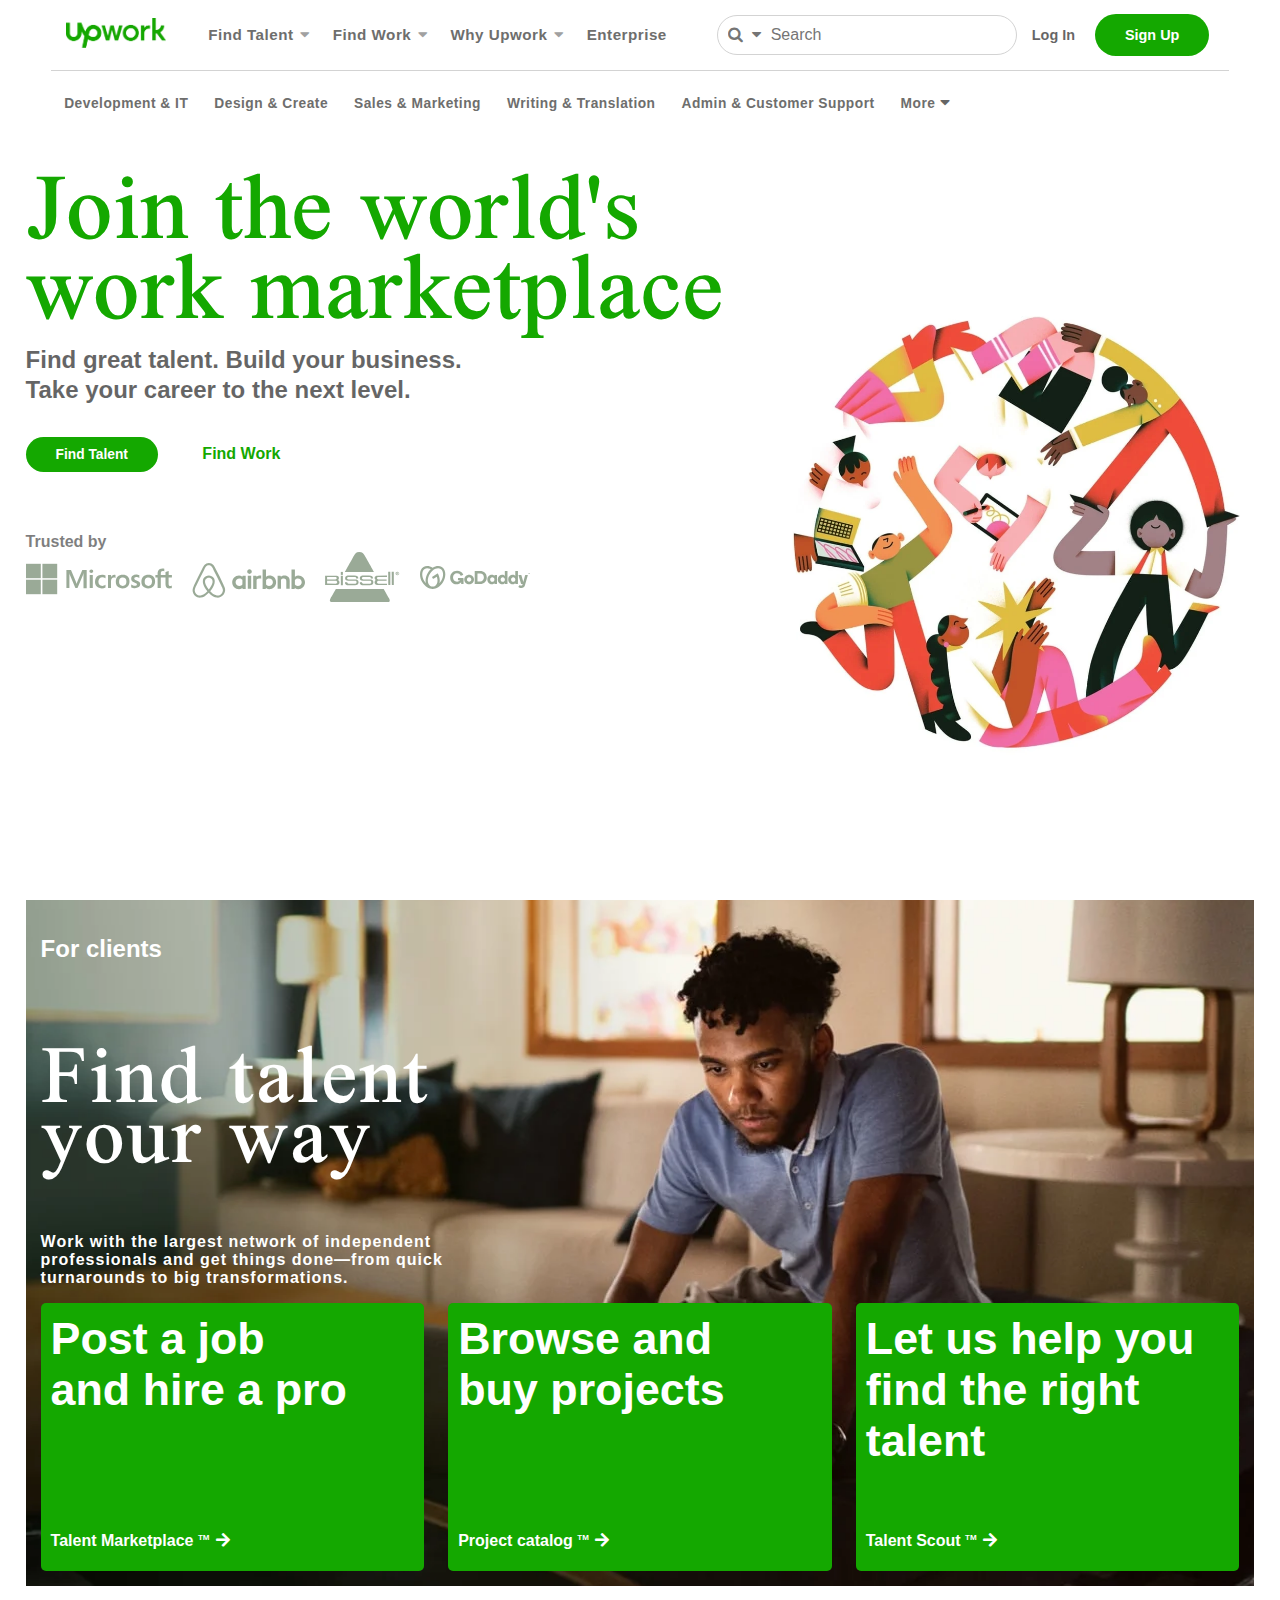
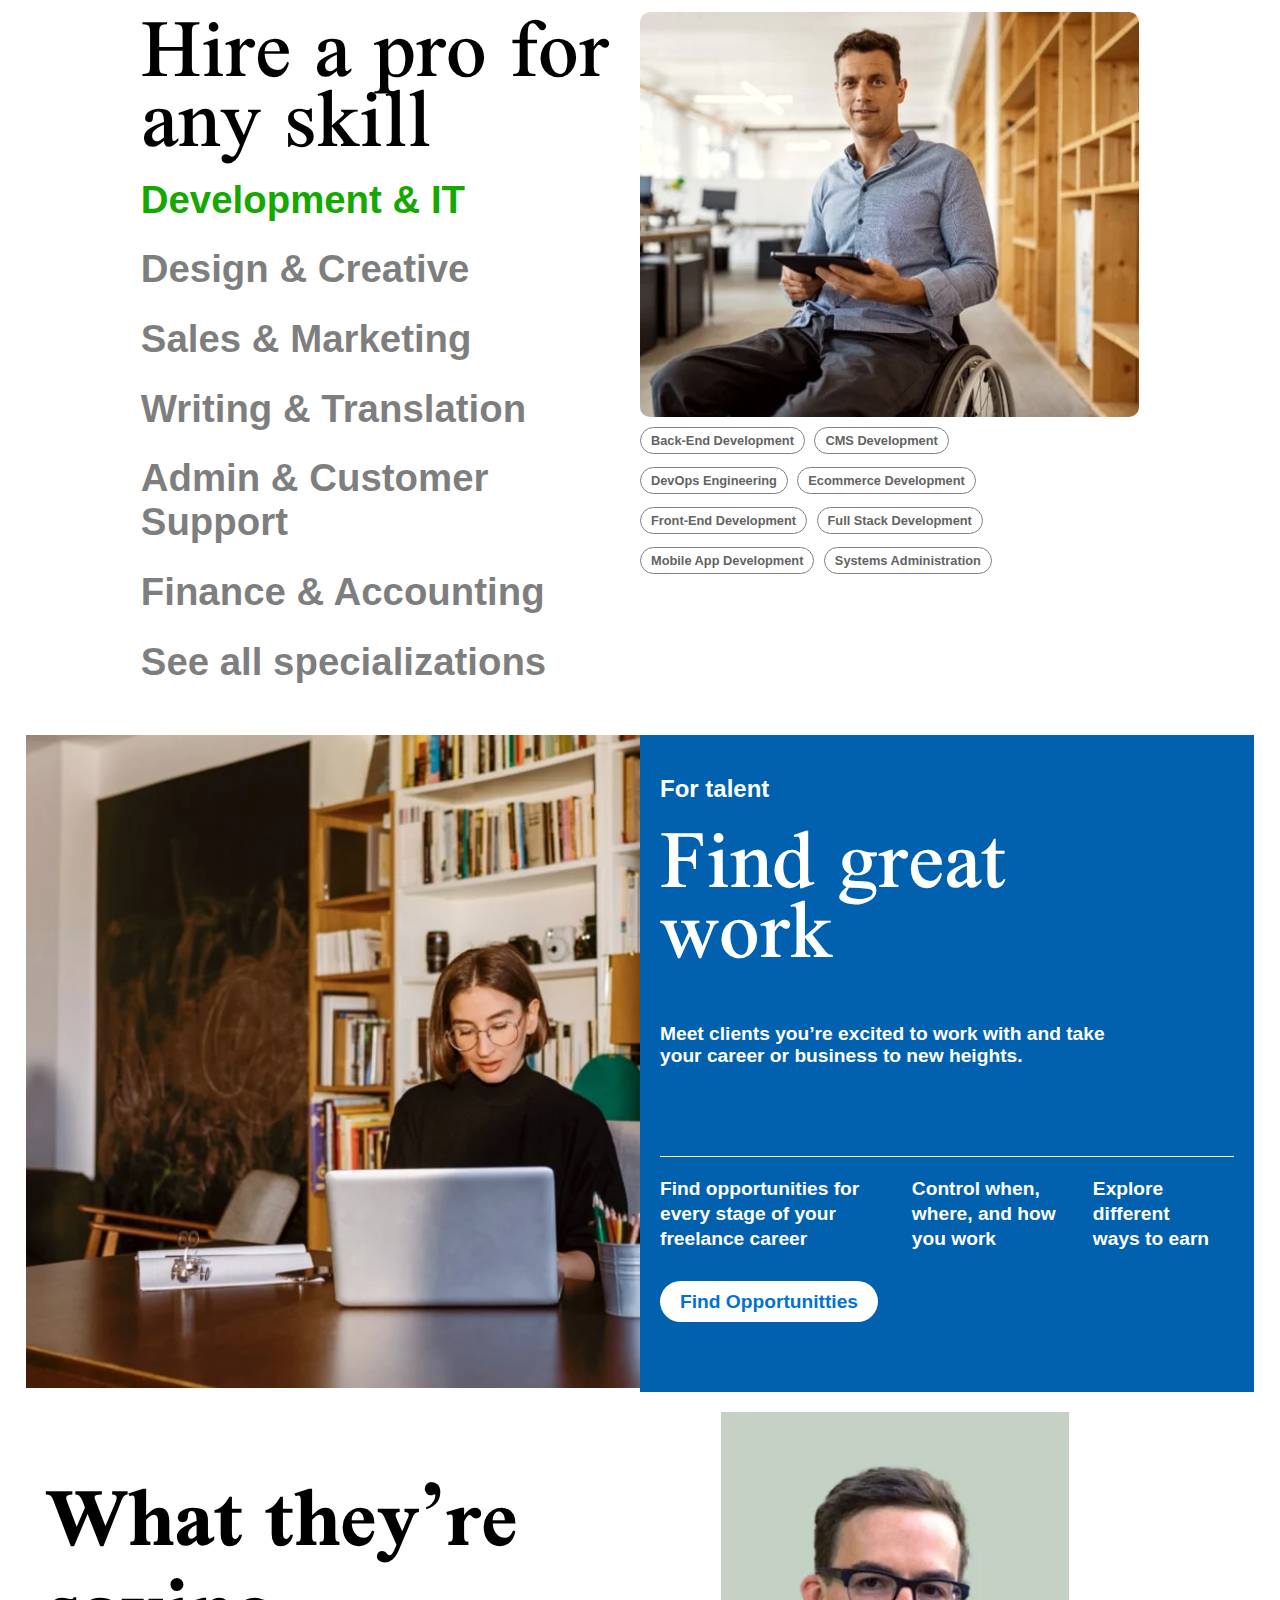
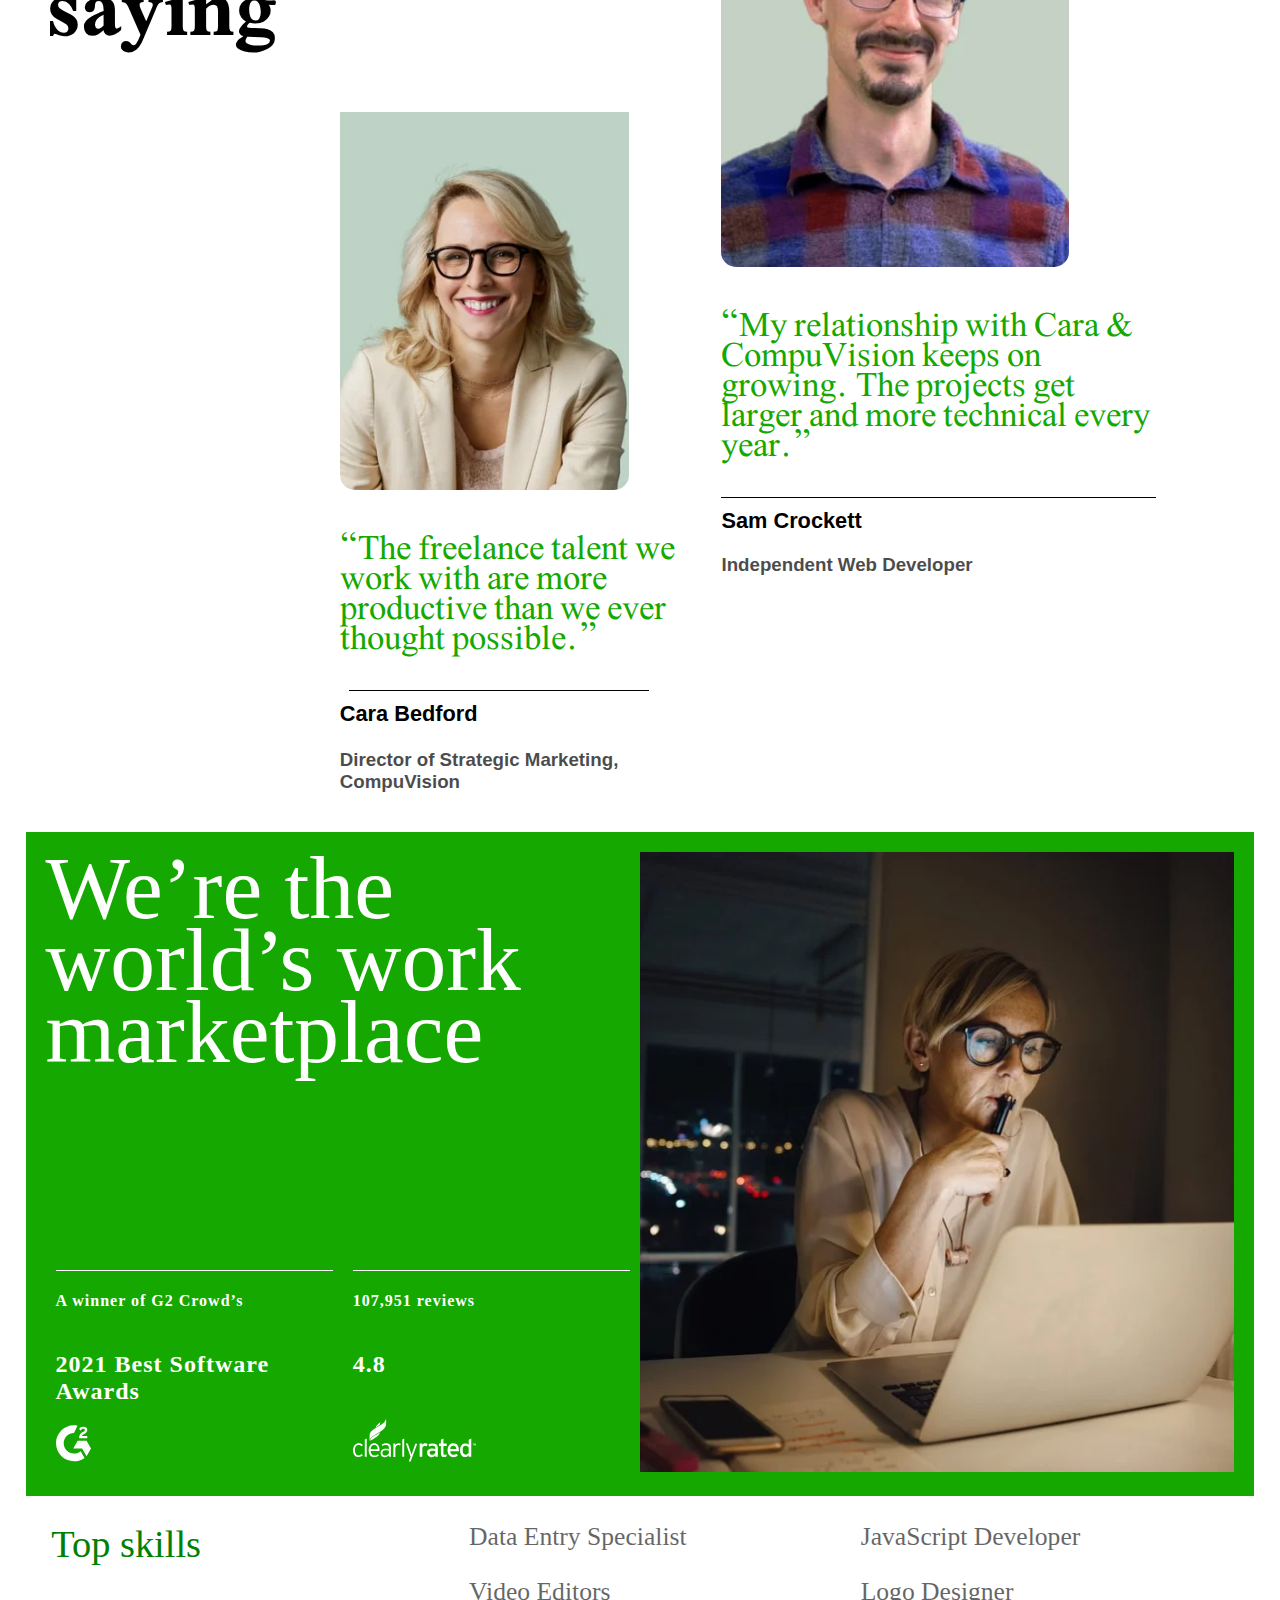
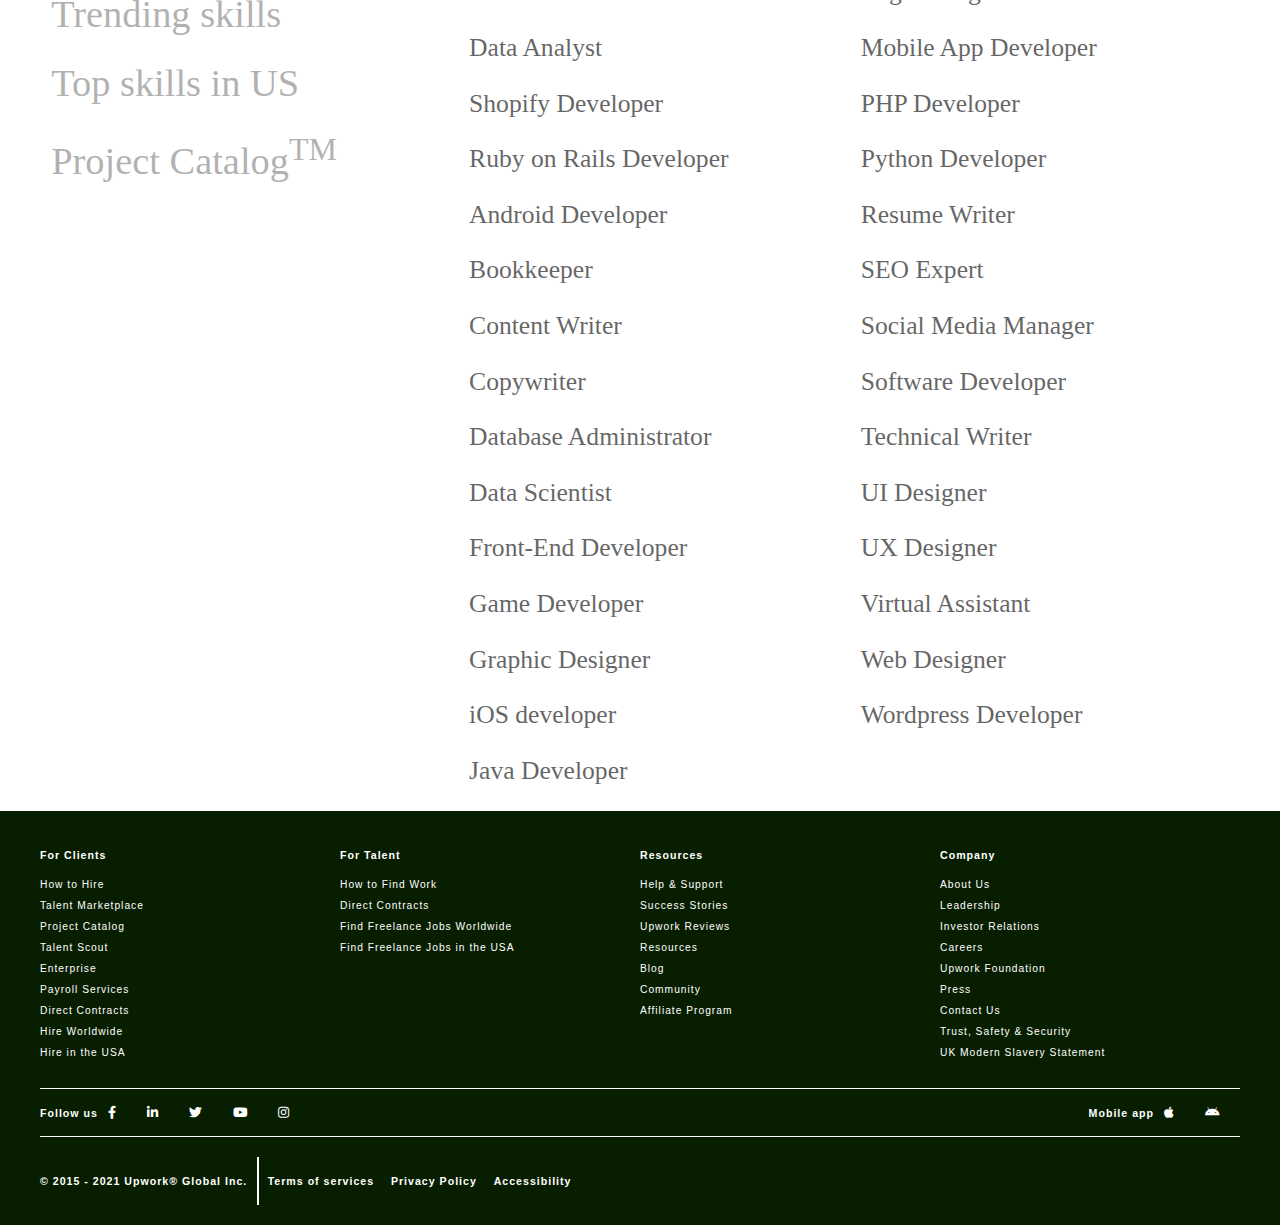
<file: index.html>
<!DOCTYPE html>
<html lang="en">

<head>
    <meta charset="UTF-8">
    <meta http-equiv="X-UA-Compatible" content="IE=edge">
    <meta name="viewport" content="width=device-width, initial-scale=1.0">
    <link rel="stylesheet" href="style.css">
    <title>Upwork|The world's market place</title>
    <link href="https://cdnjs.cloudflare.com/ajax/libs/font-awesome/4.7.0/css/font-awesome.min.css" rel="stylesheet" />
    <link rel="stylesheet" href="https://cdnjs.cloudflare.com/ajax/libs/font-awesome/5.14.0/css/all.min.css">
    <!-- <style>
        @import url('https://fonts.googleapis.com/css2?family=Roboto:wght@300&display=swap');
    </style>
    <style>
        @import url('https://fonts.googleapis.com/css2?family=Abril+Fatface&display=swap');
    </style> -->
    <link rel="preconnect" href="https://fonts.googleapis.com">
    <link rel="preconnect" href="https://fonts.gstatic.com" crossorigin>
    <link href="https://fonts.googleapis.com/css2?family=Scheherazade+New&display=swap" rel="stylesheet">
</head>

<body>


    <!-- header starts here -->
    <div class="containerOfHeader">

        <!-- sliding strip starts here -->

        <div id="slideStrip" class="slidingStrip">Sign Up</div>

        <!-- sliding strip ends here -->


        <!-- upper portion starts here -->
        <div class="upperHeader">

            <div class="menuButton" onclick="dropdown();"><i class="fas fa-bars fa-2x"></i></div>

            <div>
                <a style="cursor: pointer;"><img src="logo2.png" alt="" width="100px"></a>
            </div>

            <div class="list">
                <ul>
                    <li><a href="">Find Talent <i class="fas fa-caret-down fa-1x"></i></a></li>
                    <li><a href="">Find Work <i class="fas fa-caret-down fa-1x"></i></a></li>
                    <li><a href="">Why Upwork <i class="fas fa-caret-down fa-1x"></i></a></li>
                    <li><a href="">Enterprise</a></li>
                </ul>
            </div>

            <div class="search">
                <input type="text" placeholder="&#xF002; &#xF0d7; Search" style="font-family:Arial, FontAwesome" />
            </div>

            <div class="search-bar">
                <span><i class="fas fa-search"></i></span>
            </div>

            <div class="buttonsDiv">
                <div class="firstBtn"> <a>Log In</a></div>
                <div class="secondBtn"><a>Sign Up</a></div>
            </div>

        </div>
        <!-- upper portion ends here -->

        <!-- lower portion starts here -->
        <div class="lowerHeader">
            <ul>
                <li><a href="">Development & IT</a></li>
                <li><a href="">Design & Create</a></li>
                <li><a href="">Sales & Marketing</a></li>
                <li><a href="">Writing & Translation</a></li>
                <li><a href="">Admin & Customer Support</a></li>
                <li><a href="">More</a><i class="fas fa-caret-down fa-1x"></i></li>
            </ul>
        </div>
        <!-- lower portion ends here -->

    </div>
    <!-- header ends here -->

    <!-- side bar menu div starts here-->

    <div class="side-barmenu" id="hide">

        <div class="headerOfSidebar">

            <div id="close" class="closebutton" onclick="closedrop();"><i class="fas fa-times fa-2x"></i></div>

            <div>
                <img src="logo2.png" alt="" width="100px">
            </div>
            <div>
                <a href="">Log In</a>
            </div>
        </div>

        <div>
            <input type="text" placeholder="&#xF002; &#xF0d7; Search" style="font-family:Arial, FontAwesome" />
        </div>

        <div>
            <ul>
                <li><a href="">Find Talent</a></li>
                <li><a href="">Find Work</a></li>
                <li><a href="">Why Upwork</a></li>
                <li><a href="">Enterprise</a></li>
            </ul>
        </div>

        <div class="lastdiv">
            <button>Sign Up</button>
        </div>

    </div>

    <!-- side bar menu div ends here-->

    <!-- main div starts here -->
    <div class="mainDiv">

        <!-- right portion starts here -->

        <div class="leftDiv">

            <div>
                <h1>Join the world's work marketplace</h1>
            </div>

            <div>
                <h2>Find great talent. Build your business.<br />Take your career to the next level.</h2>
            </div>

            <div class="leftDivBtn">
                <a href="">Find Talent</a>
                <a href="">Find Work</a>
            </div>

            <div class="logos">
                <div><span>Trusted by</span></div>
                <div>
                    <div><img src="microsoft.svg" alt=""></div>
                    <div><img src="airbnb.svg" alt=""></div>
                    <div><img src="bissell.svg" alt=""></div>
                    <div><img src="godaddy.svg" alt=""></div>
                </div>
            </div>

        </div>
        <!-- right portion ends here -->

        <!-- left portion starts here -->
        <div class="rightDiv">
            <img src="world.webp" alt="">
        </div>
        <!-- left portion ends here -->
    </div>

    <!-- main div ends here -->

    <!-- client div starts here -->

    <div class="clientDiv">

        <div class="insideClientDiv">
            <div>
                <h2>For clients</h2>
            </div>
            <div>
                <h1>Find talent <br />your way</h1>
            </div>
            <div>
                <p>Work with the largest network of independent<br /> professionals and get things done—from quick<br />
                    turnarounds to big transformations.</p>
            </div>
            <div class="nestedDiv">

                <div class="greenDiv">
                    <div>
                        <h3>Post a job <br />and hire a pro</h3>
                    </div>
                    <div>
                        <h4>Talent Marketplace <sup>TM</sup> <i class="fas fa-arrow-right fa-1x"></i></h4>
                    </div>
                </div>

                <div class="greenDiv">
                    <div>
                        <h3>Browse and <br />buy projects</h3>
                    </div>
                    <div>
                        <h4>Project catalog <sup>TM</sup> <i class="fas fa-arrow-right fa-1x"></i></h4>
                    </div>
                </div>

                <div class="greenDiv">
                    <div>
                        <h3>Let us help you find the right talent</h3>
                    </div>
                    <div>
                        <h4>Talent Scout <sup>TM</sup> <i class="fas fa-arrow-right fa-1x"></i></h4>
                    </div>
                </div>
            </div>
        </div>
    </div>

    <!-- client div ends here -->

    <!-- Hire a pro div starts here -->

    <div class="proDiv">

        <div class="proRightDiv">
            <h1 class="firstH1">Hire a pro for any skill</h1>
            <h1 class="greenH1">Development & IT</h1>
            <h1>Design & Creative</h1>
            <h1>Sales & Marketing</h1>
            <h1>Writing & Translation</h1>
            <h1>Admin & Customer Support</h1>
            <h1>Finance & Accounting</h1>
            <h1>See all specializations</h1>
        </div>

        <div class="proLeftDiv">
            <div>
                <img src="it.webp" alt="">
            </div>

            <div>
                <a href="">Back-End Development</a>
                <a href="">CMS Development</a><br />
                <a href="">DevOps Engineering</a>
                <a href="">Ecommerce Development</a><br />
                <a href="">Front-End Development</a>
                <a href="">Full Stack Development</a><br />
                <a href="">Mobile App Development</a>
                <a href="">Systems Administration</a>
            </div>

        </div>

    </div>
    <!-- Hire a pro div ends here -->


    <!-- Blue div starts here -->

    <div class="find-work">
        <div class="find-work-rightDiv">
            <img src="lady.webp" alt="">
        </div>

        <div class="find-work-leftDiv">

            <div class="wrap-headings">
                <div>
                    <h2>For talent</h2>
                </div>
                <div>
                    <h1>Find great <br />work</h1>
                </div>

                <div>
                    <p>Meet clients you’re excited to work with and take <br />your career or business to new heights.
                    </p>
                </div>

            </div>

            <div class="find-work-nestedDiv">
                <div class="three-boxes">
                    <div>
                        <p>Find opportunities for every stage of your freelance career</p>
                    </div>
                    <div>
                        <p>Control when, where, and how you work</p>
                    </div>
                    <div>
                        <p>Explore different ways to earn</p>
                    </div>
                </div>
                <div class="anchorDiv">
                    <a href="">Find Opportunitties</a>
                </div>
            </div>

        </div>

    </div>


    <!-- Blue div ends here -->

    <!-- two pics div starts here -->

    <div class="twoPicsDiv">

        <div class="twoPicsDiv-A">

            <div class="heading-A">
                <h1>What they’re <br />saying</h1>
            </div>

            <div class="rightAligningDiv">
                <div>

                    <div><img src="cara.webp" alt=""></div>
                </div>
                <div>
                    <div>
                        <p>“The freelance talent we work with are more productive than we ever thought possible.”</p>
                    </div>
                    <div class="centerLine"></div>
                    <div><span>Cara Bedford</span>
                        <h3><br />Director of Strategic Marketing, <br />CompuVision</h3>
                    </div>
                </div>
            </div>

        </div>

        <div class="twoPicsDiv-B">

            <div>
                <div><img src="sam.webp" alt=""></div>
            </div>

            <div class="aligningDiv-B">
                <div>
                    <p>“My relationship with Cara & CompuVision keeps on growing. The projects get larger and more
                        technical every year.”</p>
                </div>
                <div class="centerLine"></div>
                <div><span>Sam Crockett</span>
                    <h3 style="margin-top: 20px;">Independent Web Developer</h3>
                </div>
            </div>
        </div>

    </div>

    <!-- two pics div starts here -->

    <!-- green div starts here -->
    <div class="parrotGreenDiv">

        <div class="greenDiv-A">
            <div>
                <h1>We’re the<br />world’s work<br />marketplace</h1>
            </div>

            <div class="nestedGreenDiv-A">
                <div class="nestedGreenDiv-ASame">
                    <div>
                        <h4>A winner of G2 Crowd’s</h4>
                    </div>
                    <div>
                        <h2>2021 Best Software Awards</h2>
                    </div>
                    <div><img src="group.svg" alt=""></div>
                </div>
                <div class="nestedGreenDiv-ASame">
                    <div>
                        <h4>107,951 reviews</h4>
                    </div>
                    <div>
                        <h2>4.8 </h2>
                    </div>
                    <div><img src="clearly.svg" alt=""></div>
                </div>
            </div>
        </div>

        <div class="greenDiv-B">
            <img src="greendiv.webp" alt="">
        </div>

    </div>
    <!-- green div ends here -->

    <!-- /* top skills list starts here */ -->

    <div class="topSkills">

        <div>
            <h1 style="color: green; opacity: 1;">Top skills</h1>
            <h1>Trending skills</h1>
            <h1>Top skills in US</h1>
            <h1>Project Catalog<sup>TM</sup></h1>
        </div>

        <div>
            <h3>Data Entry Specialist</h3>
            <h3>Video Editors</h3>
            <h3>Data Analyst</h3>
            <h3>Shopify Developer</h3>
            <h3>Ruby on Rails Developer</h3>
            <h3>Android Developer</h3>
            <h3>Bookkeeper</h3>
            <h3>Content Writer</h3>
            <h3>Copywriter</h3>
            <h3>Database Administrator</h3>
            <h3>Data Scientist</h3>
            <h3>Front-End Developer</h3>
            <h3>Game Developer</h3>
            <h3>Graphic Designer</h3>
            <h3>iOS developer</h3>
            <h3>Java Developer</h3>
        </div>

        <div>
            <h3>JavaScript Developer</h3>
            <h3>Logo Designer</h3>
            <h3>Mobile App Developer</h3>
            <h3>PHP Developer</h3>
            <h3>Python Developer</h3>
            <h3>Resume Writer</h3>
            <h3>SEO Expert</h3>
            <h3>Social Media Manager</h3>
            <h3>Software Developer</h3>
            <h3>Technical Writer</h3>
            <h3>UI Designer</h3>
            <h3>UX Designer</h3>
            <h3>Virtual Assistant</h3>
            <h3>Web Designer</h3>
            <h3>Wordpress Developer</h3>
        </div>

    </div>

    <!-- /* top skills list ends here */ -->

    <!-- footer starts here       -->
    <div class="footer">

        <div class="footer-1">
            <div>
                 <h5 class="accordion">For Clients <i class="fas fa-chevron-down"></i></h5>
                 <ul class="panel">
                     <li> <a href="">How to Hire</a></li>
                     <li><a href="">Talent Marketplace</a></li>
                     <li><a href="">Project Catalog</a></li>
                     <li><a href="">Talent Scout</a></li>
                     <li><a href="">Enterprise</a></li>
                     <li><a href="">Payroll Services</a></li>
                     <li><a href="">Direct Contracts</a></li>
                     <li><a href="">Hire Worldwide</a></li>
                     <li><a href="">Hire in the USA</a></li>
                 </ul>
            </div>

            <div>
                 <h5 class="accordion">For Talent <i class="fas fa-chevron-down"></i></h5>
                 <ul>
                     <li><a href="">How to Find Work</a></li>
                     <li><a href="">Direct Contracts</a></li>
                     <li><a href="">Find Freelance Jobs Worldwide</a></li>
                     <li><a href="">Find Freelance Jobs in the USA</a></li>
                 </ul>
            </div>

            <div>
                <h5 class="accordion">Resources <i class="fas fa-chevron-down"></i></h5>
                <ul id="openUl">
                    <li><a href="">Help & Support</a></li>
                    <li><a href="">Success Stories</a></li>
                    <li><a href="">Upwork Reviews</a></li>
                    <li><a href="">Resources</a></li>
                    <li><a href="">Blog</a></li>
                    <li><a href="">Community</a></li>
                    <li><a href="">Affiliate Program</a></li>
                </ul>
            </div>

            <div>
                <h5 class="accordion">Company <i class="fas fa-chevron-down"></i></h5>
                    <ul>
                        <li><a href="">About Us</a></li>
                        <li><a href="">Leadership</a></li>
                        <li><a href="">Investor Relations</a></li>
                        <li> <a href="">Careers</a></li>
                        <li><a href="">Upwork Foundation</a></li>
                        <li><a href="">Press</a></li>
                        <li><a href="">Contact Us</a></li>
                        <li> <a href="">Trust, Safety & Security</a></li>
                        <li> <a href="">UK Modern Slavery Statement</a></li>
                    </ul>

            </div>

        </div>

        <div class="footer-2">
            <div>
                <h5>Follow us</h5>
                <a href=""><i class="fab fa-facebook-f"></i></a>
                <a href=""><i class="fab fa-linkedin-in"></i></a>
                <a href=""><i class="fab fa-twitter"></i></a>
                <a href=""><i class="fab fa-youtube"></i></a>
                <a href=""><i class="fab fa-instagram"></i></a>
            </div>

            <div>
                <h5>Mobile app</h5>
                <a href=""><i class="fab fa-apple"></i></a>
                <a href=""><i class="fab fa-android"></i></a>
            </div>

        </div>

        <div class="footer-3">
            <div>
                <h5>© 2015 - 2021 Upwork® Global Inc.</h5>
            </div>
            <div><h5>Terms of services</h5>
                <h5>Privacy Policy</h5>
                <h5>Accessibility</h5>
            </div>
        </div>

    </div>

    <!-- footer ends here       -->

    <script>
        function dropdown() {
            document.getElementById("hide").style.marginLeft = "0";
            document.getElementById("slideStrip").style.marginLeft = "0";
        }
        function closedrop() {
            document.getElementById("hide").style.marginLeft = "-1300px";
            document.getElementById("slideStrip").style.marginLeft = "-910px";
        }
        var acc = document.getElementsByClassName("accordion");
var i;

for (i = 0; i < acc.length; i++) {
  acc[i].addEventListener("click", function() {
    this.classList.toggle("active");
    var panel = this.nextElementSibling;
    if (panel.style.display === "block") {
      panel.style.display = "none";
    } else {
      panel.style.display = "block";
    }
  });
}
$("fas").click(function(){       
   //$(this) refer to the h3 clicked, so we find the .rotate (icon) and toggle the class "down"    
   $(this).find('.rotate').toggleClass("down");       
   //we remove the class down from all the .rotate icons
   $('.rotate').removeClass("down"); 
})

    </script>
</body>

</html>
</file>
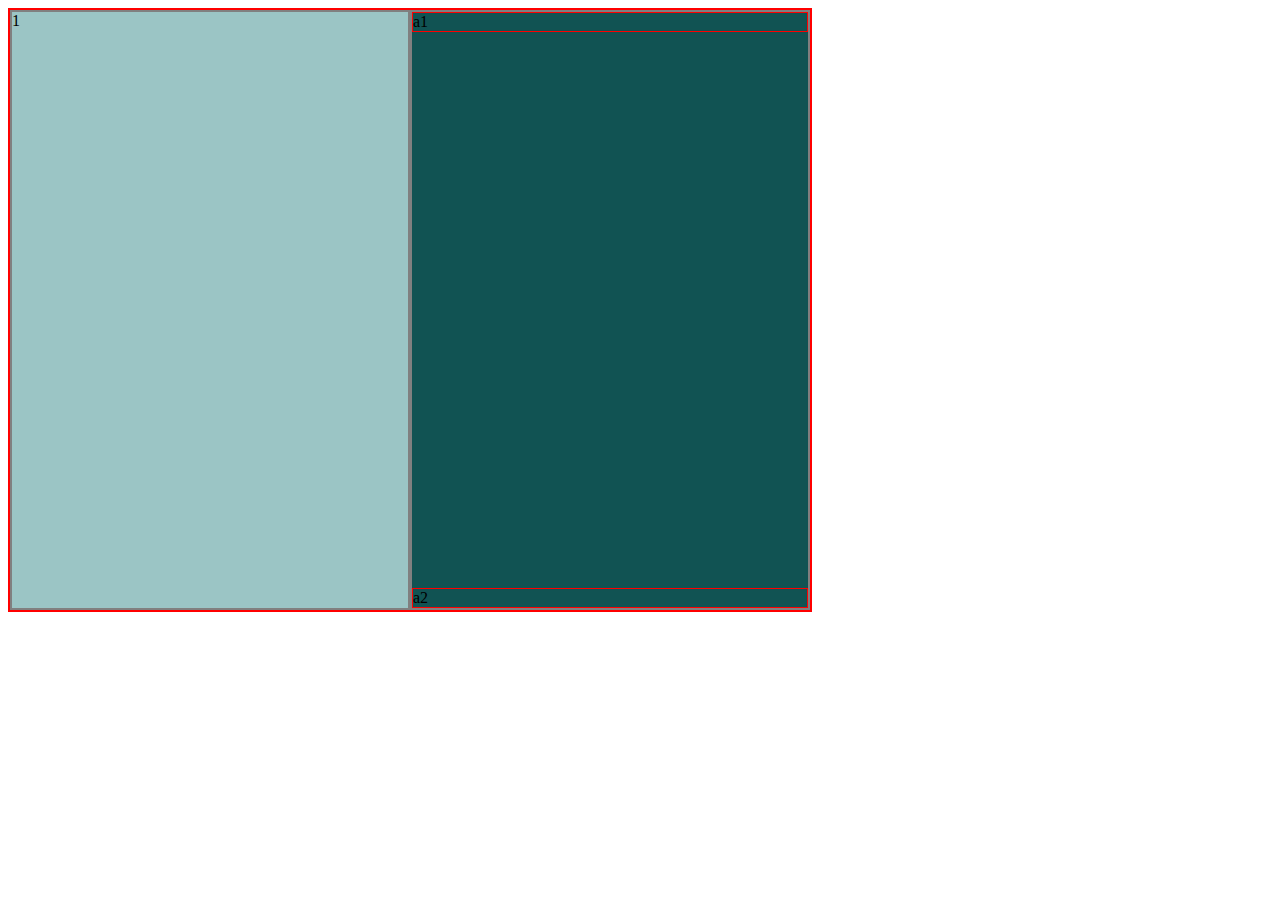
<file: prac.html>
<!DOCTYPE html>
<html lang="en">

<head>
    <style>
        .cont {
            height: 600px;
            width: 800px;
            border: 2px solid red;
            display: flex;
        }

        .cont .same {
            width: 400px;
            /* height: 350px; */
            background-color: rgb(155, 197, 197);
            border: 2px solid gray;

        }

        .cont .same2 {
            display: flex;
            flex-direction: column;
            background-color: rgb(17, 83, 83);

        }

        .cont .same2 div {
            border: 1px solid red;
            display: flex;
            flex-direction: column;
        }

        .cont .same2 #a2 {
            margin-top: auto;
        }
    </style>
    <title>Document</title>
</head>

<body>
    <div class="cont">

        <div class="same">1</div>

        <div class="same same2">
            <div>a1</div>
            <div id="a2">a2</div>
        </div>


    </div>

</body>

</html>
</file>
<file: style.css>
body{
    width:100%;
    margin:0px;
    box-sizing: border-box;
    font-family: 'Roboto', sans-serif;
}

/* header starts here */

/* upper portion starts here */

.menuButton{
    display: none;
    opacity: 0.8;
    padding:0px 20px 0px 0px; 
}
 .menuButton i{
    color: rgb(51, 50, 50);
}
.containerOfHeader{
    position:fixed;
    top: 0;
    left:0px;
    width: 100%;
    box-sizing: border-box;
    display: flex;
    flex-direction: column;
    background-color: white;
    padding:10px 4%;
    z-index: 2;
}
 /* sliding strip starts here */

 .slidingStrip{
    width:70%;
    background: #14a800;
    padding: 12px;
    position:absolute;
    top: 0px;
    left: 0;
    margin:5px 10px;
    border-radius: 25px;
    box-sizing: border-box;
    color: white;
    text-align: center;
    margin-left: -910px;
    transition: .7s;
}
    /* sliding strip ends here */
.containerOfHeader .upperHeader{
    display: flex;
    align-items: center;
    padding-left:15px;
}
.containerOfHeader .upperHeader ul{
    display: flex;
    padding:0px;
    margin-left: 20px;
}
.containerOfHeader .upperHeader ul li{
    list-style-type: none;
    font-family: 'Roboto', sans-serif;
     margin-left:22px;
     cursor: pointer;
}
.containerOfHeader .upperHeader .list ul li a{
    font-size: 0.95em;
    color: #6e6e6d;
    font-weight: bold;
   letter-spacing: 0.5px;
   text-decoration: none;
}
.containerOfHeader .upperHeader ul li i{
    color: rgb(161, 161, 161);
    transition: 0.2s linear;
   margin-left: 2px;
}
.containerOfHeader .upperHeader .list li:hover i{
      transform :rotate(180deg);
}
.containerOfHeader .upperHeader .list li:hover a{
    color:#14a800;
}
.containerOfHeader .upperHeader .search{
    width:300px;
    margin-left: 50px;
}
.containerOfHeader .upperHeader .search input{
    border-radius: 25px;
    border: 1px lightgrey solid;
    width:100%;
    padding: 10px 10px;
    color: rgb(51, 51, 51);
    font-weight: 500;
    font-size: 1em;
    outline: none;
    box-sizing: border-box;
    word-spacing: 5px;
}
.containerOfHeader .upperHeader .search-bar{
    display: none;
    margin-left: auto;
}
.containerOfHeader .upperHeader .search-bar span{
    padding: 10px 13px ;
    border:1px solid lightgrey;
    border-radius: 50%;
    background: rgb(238, 246, 248);
}
.containerOfHeader .upperHeader .search-bar span i{
    color: green;
} 
.containerOfHeader .buttonsDiv{
    display: flex;
    margin-left: 15px;
    align-items: center;
    justify-content: center;
}
.containerOfHeader .buttonsDiv div{
    display: flex;
}
.containerOfHeader .buttonsDiv div a{
    font-size: 0.9em;
     font-family: 'Roboto', sans-serif;
   font-weight: 600;
}
.containerOfHeader .buttonsDiv .firstBtn{
    opacity: 0.6;
    margin-right: 5px;
}
.containerOfHeader .buttonsDiv .secondBtn{
    background: #14a800;
    padding:13px 30px;
    color: white;
    border-radius: 25px;
    margin-left: 15px;
}
/* upper portion ends here */

 /* lower portion starts here */
 .containerOfHeader .lowerHeader{
    border-top: 1px solid lightgray;
     margin-top: 10px;
     padding:10px 0px;
 }
.containerOfHeader .lowerHeader ul{
     margin: 0px;
    padding: 0px;
    display: flex;
}
.containerOfHeader .lowerHeader ul li{
    padding: 13px;
    list-style-type: none;
    font-family: 'Roboto', sans-serif;
     cursor: pointer;
}
.containerOfHeader .lowerHeader ul li a{
    font-size: 0.86em;
    color: #6e6e6d;
    font-weight: 600;
   text-align: center;
   letter-spacing: 0.5px;
   text-decoration: none;
}
.containerOfHeader .lowerHeader ul li i{
    margin-left: 5px;
    opacity: 0.6;
}
.containerOfHeader .lowerHeader ul li:hover a,.containerOfHeader .lowerHeader ul li:hover i{
    color: #14a800;
}
 /* lower portion ends here */

/* header ends here */

/* side barmenu starts here*/
 .closebutton{
    padding:0px 20px 0px 0px; 
    display: block;
}
.closebutton i{
    color: rgb(51, 50, 50);
    opacity: 0.8;
}
.side-barmenu{
    width: 100%;
    display: flex;
    flex-direction: column;
    height: 100vh;
    position: fixed ;
    background: white;
    left:0px;
    top:0;
    z-index: 2;
    padding:0px 20px 20px 20px;
   box-sizing: border-box;
   margin-left: -1300px;
   transition: 0.2s;
}
.side-barmenu .headerOfSidebar{
    display: flex;
    justify-content: center;
    align-items: center;
}
.side-barmenu .headerOfSidebar div{
    padding: 15px;
}
.side-barmenu .headerOfSidebar div:nth-child(3){
    margin-left: auto;
}
.side-barmenu .headerOfSidebar a{
    text-decoration: none;
    color: rgb(68, 67, 67);
    font-size: 0.9em;
    font-weight: 500;
}
.side-barmenu div input{
    width: 100%;
    padding:10px ;
    border-radius: 25px;
    border:1px solid lightgray;
box-sizing: border-box;    
}
.side-barmenu ul{
    margin: 0px;
    padding: 0px;
   
    margin-top: 10px;
}
.side-barmenu ul li{
    list-style-type: none;
    padding: 20px ;
    padding-left: 0px;
}
.side-barmenu ul li a{
    font-weight: 600;
    font-size: 0.9em;
    color:black;
    text-decoration: none;
}
.side-barmenu .lastdiv{
    width: 100%;
    text-align: center;
     margin-top: auto;
}
.side-barmenu .lastdiv button{
    width:100%;
    background: #14a800;
    color: white;
    padding: 10px;
    border: 0px;
    border-radius: 25px;
} 
/* side bar menu ends here*/

/* mainDiv starts here */

.mainDiv{
    height:100vh;
    position: relative;
    top: 0;
    left:0;
    display: flex;
    padding:150px 2% 0px 2%;
    box-sizing: border-box;
}
/* rightDiv starts here */
.leftDiv{
    width: 60%;
    padding-top: 15px;
    display: flex;
    flex-direction: column;
}
.rightDiv{
    width: 40%;
}
.mainDiv .leftDiv div h1{
    color:#14a800;
    font-family: 'Scheherazade New', serif;
     font-size: 8vw;
     line-height: 80px;
     margin: 0px;
     padding: 0px;
     font-weight: 500;
}
.mainDiv .leftDiv h2{
    opacity: 0.6;
    line-height: 30px;
}
.mainDiv .leftDiv .leftDivBtn{
    margin-top: 20px;
}
.mainDiv .leftDiv a{
    padding:10px 30px;
    text-decoration: none;
    border-radius: 25px;
    font-weight: bold;
    margin-right: 10px;
}
.mainDiv .leftDiv a:nth-child(1){
    background: #14a800;
    color: white;
    font-size: 0.86em;
}
.mainDiv .leftDiv a:nth-child(2){
    background: white;
    color: #14a800;
}
.mainDiv .leftDiv .logos{
    margin-top: 70px;
    display: flex;
    flex-direction: column;
}
.mainDiv .leftDiv .logos div{
    margin-right: 20px;
    align-items: center;
}
.mainDiv .leftDiv .logos div img{
    width: 100%;
}
.mainDiv .leftDiv .logos div:nth-child(2){
    display: flex;
}
.mainDiv .leftDiv .logos span{
    font-weight: bold;
    opacity: 0.5;
}
/* rightDiv ends here */

/* left div starts here */
 .mainDiv .rightDiv img{
    width: 100%;
position:relative;
top: 50%;
transform: translateY(-50%);
box-sizing: border-box;
 }

/* left div ends here */
/* mainDiv ends here */

/* <!-- client div starts here --> */
.clientDiv{
    margin:0% 2%;
    color: white;
     height: auto;
     background: url(talent.webp);
     background-position: center;
}
.clientDiv .insideClientDiv{
    padding: 15px;
    display: flex;
    flex-direction: column;
}
.clientDiv .insideClientDiv h1{
    font-family: 'Scheherazade New', serif;
    letter-spacing: 2px;
    font-size: 7vw;
    font-weight: 500;
    line-height: 60px;
    word-spacing: 1px;
}
.clientDiv .insideClientDiv p{
    font-weight: 600;
    letter-spacing: 1px;
    margin-top: 10px;
}
.clientDiv .insideClientDiv .nestedDiv{
    display: flex;
    justify-content: space-between;
    flex-wrap: wrap;
}
.clientDiv .insideClientDiv .nestedDiv .greenDiv{
    display: flex;
    flex-direction: column;
    background-color: #14a800;
    padding-left:10px;
    width: 32%;
    border-radius: 5px;
    box-sizing: border-box;
}
.clientDiv .insideClientDiv .nestedDiv .greenDiv h3{
    margin-top: 10px;
    font-size: 3.5vw;
}
.clientDiv .insideClientDiv .nestedDiv .greenDiv div:nth-child(2){
    margin-top: auto;
}
.clientDiv sup{
    font-size: 0.5em;
    margin-right: 2px;
}
.clientDiv .insideClientDiv .nestedDiv .greenDiv:hover{
    color: #14a800;
    background-color: white;
}

/* <!-- client div ends here --> */

/* pro div starts here */

.proDiv{
   display: flex;
   margin:0px 2%;
   padding: 2% 9%;
}
.proDiv .proRightDiv, .proDiv .proLeftDiv{
    width: 50%;
}
/* pro right div starts here */
.proDiv .proRightDiv .firstH1{
    font-size: 7vw;
    font-family: 'Scheherazade New', serif;
    margin: 0px;
    line-height: 70px;
    font-weight: 500;
}
.proDiv .proRightDiv .greenH1{
    color: #14a800;
    font-size: 3vw;
}
.proDiv .proRightDiv h1:not(.firstH1, .greenH1){
    font-weight: bold;
    opacity: 0.5;
    font-size: 3vw;
}

/* pro right div ends here */

/* pro left div starts here */

.proDiv .proLeftDiv img{
    width: 100%;
    border-radius: 10px;
}
.proDiv .proLeftDiv a{
    font-size: 1vw;
    font-weight: bold;
    text-decoration: none;
    padding: 5px 10px ;
    border:1px solid gray;
    line-height: 40px;
    border-radius: 25px;
    color: rgb(100, 99, 99);
    margin-right: 5px;
}
/* pro left div ends here */

/* pro div ends here */

/* Blue div starts here */

.find-work{
    display: flex;
    margin:0% 2%;
}
.find-work .find-work-rightDiv, .find-work .find-work-leftDiv{
    width: 50%;
}
.find-work .find-work-rightDiv img{
    width: 100%;
}
.find-work .find-work-leftDiv{
    display: flex;
    flex-direction: column;
    padding: 20px;
    background-color: #0161af;;
    color: white;
    box-sizing: border-box;
}
.find-work .find-work-leftDiv h1{
    font-size: 7vw;
    font-family: 'Scheherazade New', serif;
    line-height: 70px;
    font-weight: 500;
    margin-top: 20px;
}
.find-work .find-work-leftDiv p{
    font-weight: 600;
    font-size: 1.5vw;
}
.find-work .find-work-leftDiv .find-work-nestedDiv{
    display: flex;
    flex-direction: column;
    margin-top: 70px;
}
.find-work .find-work-leftDiv .find-work-nestedDiv .three-boxes{
    display: flex;
}
.find-work .find-work-leftDiv .find-work-nestedDiv .three-boxes div{
    border-top: 1px solid white;
    padding-right: 25px;
    font-size: 1.7vw;
    font-weight: bold;
    line-height: 25px;
}
.find-work .find-work-leftDiv .find-work-nestedDiv .anchorDiv{
    padding:20px;
    padding-left: 0px;
    border-radius: 25px;
}
.find-work .find-work-leftDiv a{
    text-decoration: none;
    font-weight: bold;
    padding: 10px 20px;
    border-radius: 25px;
    background-color: white;
    color: #0073d2;
    font-size: 1.5vw;
}
/* Blue div ends here */

/* two pics div starts here */

.twoPicsDiv{
    display: flex;
    margin:0% 2%;
}
.twoPicsDiv img{
    width: 80%;
    border-radius: 0px 0px 15px 15px;
}
.twoPicsDiv .twoPicsDiv-A {
    width: 55%;
    padding: 20px;
    padding-right: 0px;
    box-sizing: border-box;
}
.twoPicsDiv .twoPicsDiv-B{
    width: 45%;
    padding: 20px;
    padding-right: 8%;
    box-sizing: border-box;
}
.twoPicsDiv .twoPicsDiv-A div{
    padding-left: 18%;
}
.twoPicsDiv .twoPicsDiv-A h1{
    font-size: 7vw;
    font-family: 'Scheherazade New', serif;
    line-height: 100%;
}
.twoPicsDiv .twoPicsDiv-A .heading-A{
    padding-left: 0px;
}
.twoPicsDiv .twoPicsDiv-A .a{
    flex-wrap: nowrap;
}
.twoPicsDiv .twoPicsDiv-A div p,.twoPicsDiv .twoPicsDiv-B div p{
    color:#14a800;
    font-family: 'Scheherazade New', serif;
    font-size:3vw;
    line-height: 30px;
    word-spacing: -3px;
    font-weight: normal;
}
.twoPicsDiv .twoPicsDiv-A .rightAligningDiv .centerLine  {
    height: 1px;
     width: 50%;
     background-color:  black;
     margin-left: 20%;
     margin-bottom: 10px;
}
 .twoPicsDiv .twoPicsDiv-B .centerLine{
     margin-left: 0px;
     background-color: black;
     height: 1px;
     margin-bottom: 10px;
 }
.twoPicsDiv .twoPicsDiv-A span, .twoPicsDiv .twoPicsDiv-B span{
    font-size: 1.7vw;
    font-weight: bold;
}
.twoPicsDiv .twoPicsDiv-A h3, .twoPicsDiv .twoPicsDiv-B h3{
    margin-top: 0px;
    opacity: 0.7;
}
/* two pics div ends here */

/* <!-- green div starts here --> */
 .parrotGreenDiv{
     display: flex;
     margin:0% 2%;
     background-color: #14a800;
     padding: 20px;
 }
 .parrotGreenDiv .greenDiv-A,.parrotGreenDiv .greenDiv-B {
     width: 50%;
 }
 .parrotGreenDiv .greenDiv-A h1{
     font-family: Rza;
     font-weight: 400;
     font-size: 7vw;
     line-height: 72px;
     color: #001e00;
     margin-top: 0px;
     color:white;
 }
 .parrotGreenDiv .greenDiv-B img{
     width: 100%;
 }
 .parrotGreenDiv .greenDiv-A{
    display: flex;
    flex-direction: column;
 }
 .parrotGreenDiv .greenDiv-A .nestedGreenDiv-A{
     display: flex;
     margin-top: auto;
     font-family: 'Abril Fatface', cursive;;
     letter-spacing: 1px;
     width: 100%;
     color:white;
 }
 .parrotGreenDiv .greenDiv-A .nestedGreenDiv-A .nestedGreenDiv-ASame{
     border-top: 1px solid white;
     margin:10px;
     display: flex;
     flex-direction: column;
 }
 .parrotGreenDiv .greenDiv-A .nestedGreenDiv-A div{
     width: 100%;
 }
 .parrotGreenDiv .greenDiv-A .nestedGreenDiv-A div:nth-child(3){
     margin-top: auto;
 }
/* <!-- green div ends here --> */

/* top skills list starts here */
.topSkills{
    margin:0% 2%;
    display: flex;
    padding: 0% 2%;
}
.topSkills div{
    flex-grow: 1;
}
.topSkills h1{
    font-size:3vw;
    font-family: 'Abril Fatface', cursive;;
    font-weight: lighter;
     opacity: .3;
}
.topSkills h3{
    font-size:2vw;
    font-family: 'Abril Fatface', cursive;;
    font-weight: lighter;
     opacity: .6;
}
.topSkills h1:hover, .topSkills h3:hover{
    color: darkgreen;
    opacity: 1;
}

/* top skills list ends here */

/* footer starts here       */
.footer{
    display: flex;
    flex-direction: column;
     background-color: #081e01;
     font-family:Arial, Helvetica, sans-serif;
     font-weight: 200;
     letter-spacing: 1px;
     color:white;
     padding: 20px 40px;
     font-size: 0.8em;
}
.footer .footer-1 {
    display: flex;
}
.footer .footer-1 div{
    width:25%;
    flex-grow: 1;
    margin-bottom: 1px solid white;
}
.footer .footer-1 ul{
    margin:0px;
    list-style-type: none;
    padding: 0px;
}
.footer .footer-1 h5 i{
    display: none;
    float: right;
    
}
.footer .footer-1 a{
    margin:10px 0px;
    font-size: 0.8em;
}
.footer a{
    display: block;
    text-decoration: none;
    color: white;
}
.footer .footer-2, .footer .footer-3{
    display: flex;
    justify-content: left;
    align-items: center;
}
.footer .footer-2{
    margin-top: 20px;
    border-top: 1px solid white;
    border-bottom: 1px solid white;
}
.footer .footer-2 a{
    padding-right: 15px;
    text-align: center;
    padding:10px;
    margin-right: 10px;
    border-radius: 100%;
}
.footer .footer-3{
    margin-top: 20px;
}
.footer .footer-2 div:nth-child(1),.footer .footer-2 div:nth-child(2){
     display: flex;
     justify-content: left;
    align-items: center;
}
.footer .footer-3 div:nth-child(2){
    width: 70%;
    display: flex;
}
.footer .footer-3 div:nth-child(2) h5{
    padding:0px 1%
}
.footer .footer-2 div:nth-child(2){
    margin-left: auto;
}
.footer .footer-3 div:nth-child(1){
    padding-right: 10px;
    border-right: 2px solid white;
}

/* footer ends here     */




/* media query */

@media only screen and (max-width:1053px) {
    .containerOfHeader .upperHeader .search{
        display: none;
    }
    .containerOfHeader .upperHeader .buttonsDiv {
        float: right;
         margin-left: 0px;
   }
   .containerOfHeader .upperHeader .search-bar{
       display: flex;
       margin-left: auto;
       margin-right: 10px;
   }
   .proDiv, .find-work, .twoPicsDiv, .parrotGreenDiv{
       margin: 0% 2%;
   }
   .find-work .find-work-rightDiv {
       width: 60%;
   }
   .find-work .find-work-rightDiv img{
       height: 100%;
   }
   .find-work .find-work-lefttDiv {
       width: 40%;
   }
}  
 
@media  screen and (max-width:976px) {
    .menuButton{
        display: block;
    }
    .containerOfHeader .lowerHeader, .containerOfHeader .upperHeader .search-bar, .containerOfHeader .upperHeader ul{
        display: none;
    }
    .containerOfHeader .upperHeader .buttonsDiv{
         margin-left: auto;
    }
    .containerOfHeader .buttonsDiv .firstBtn{
        margin-right: 0px;
    }
    .containerOfHeader .upperHeader .buttonsDiv .secondBtn{
        background: white;
        color: black;
        opacity: 0.6;
    }
    .containerOfHeader .upperHeader{
        padding-left: 0px;
    }
    .mainDiv{
        padding:80px 2% 0px 2%;
        height: auto;
    }
    .clientDiv, .find-work, .twoPicsDiv, .parrotGreenDiv{
        margin:0% 2%;
    }
    .footer{
        padding:0% 2%;
    }
}

@media only screen and (max-width:750px){
   
    .mainDiv .rightDiv{
        display: none;
    }
    .mainDiv .leftDiv{
        width: 100%;
        margin: 0% 11%;
    }
    .clientDiv{
        margin: 0% 12%;
    }
    .clientDiv .insideClientDiv .nestedDiv{
        display: flex;
        flex-direction: column;
        width: 100%;
    }
    .clientDiv .insideClientDiv h1{
        line-height: 30px;
    }
    .clientDiv .insideClientDiv .nestedDiv .greenDiv{
        display: flex;
        flex-direction: row;
        width: 100%;
        margin-bottom: 10px;
    }
    .clientDiv .insideClientDiv .nestedDiv .greenDiv div{
        width: 50%;
        justify-content: flex-end;
        align-items: flex-end;
    }
    .clientDiv .insideClientDiv .nestedDiv .greenDiv div:nth-child(2){
          text-align: right;
          padding-right: 10px;
    }
     .clientDiv .insideClientDiv .nestedDiv .greenDiv h3{
       margin-bottom: 15px;
     }
     .proDiv{
         margin: 0% 12%;
         flex-direction: column;
     }
     .proDiv .proRightDiv, .proDiv .proLeftDiv{
         width: 100%;
     }
     .proDiv .proLeftDiv img{
         display: none;
     }
     .find-work {
         flex-direction: column;
         margin: 0% 12%;
     }
     .find-work .find-work-rightDiv, .find-work .find-work-leftDiv{
         width: 100%;
     }
    .find-work .find-work-leftDiv .find-work-nestedDiv .three-boxes{
        flex-direction: column;
     }
    .twoPicsDiv{
        margin: 0% 12%;
        flex-direction: column;
    }
    .twoPicsDiv .twoPicsDiv-A ,.twoPicsDiv .twoPicsDiv-B{
        width: 100%;
    }
    .twoPicsDiv .twoPicsDiv-A div, .twoPicsDiv .twoPicsDiv-B div{
        padding-right: 0px;
        padding-left: 0px;
    }
    .twoPicsDiv .twoPicsDiv-A .rightAligningDiv .centerLine {
        width: 100%;
        margin-left: 0%;
    }
    .twoPicsDiv .twoPicsDiv-A div p{
        line-height: 20px;
    }
    .twoPicsDiv .twoPicsDiv-B .aligningDiv-B p{
        line-height: 20px;
    }
    .twoPicsDiv .twoPicsDiv-A .rightAligningDiv, .twoPicsDiv .twoPicsDiv-B{
        display: flex;
    }
    .twoPicsDiv .twoPicsDiv-B .aligningDiv-B{
        flex-direction: column;
    }
    .twoPicsDiv .twoPicsDiv-B div:nth-child(2){
        width: 100%;
    }
    .twoPicsDiv .twoPicsDiv-B{
        padding-right: 0px;
        padding-top: 0px;
        padding-bottom: 0px;
    }
    .twoPicsDiv .twoPicsDiv-B img{
        width: 70%;
    }
    .parrotGreenDiv {
        flex-direction: column;
        margin:0% 12%;
    }
    .parrotGreenDiv .greenDiv-A,.parrotGreenDiv .greenDiv-B{
        width: 100%;
    }
    .topSkills{
        margin:0% 12%;
    }

    .footer{
        padding: 0% 12%;
    }
    .footer .footer-1 h5 i{
        display: block;
    }
    .footer .footer-1{
        flex-direction: column;
        width: 100%;
        box-sizing: border-box;
    }
    .footer .footer-1 div{
        border-bottom: 1px solid white;
        width: 100%;
    }
    .footer .footer-1 ul{
        display: none;
    }
    .footer .footer-3{
        display: flex;
        flex-direction: column;
        justify-content: flex-start;
        align-items: flex-start;
    }
    .footer .footer-3 div:nth-child(2){
        width: 100%;
    }
}
@media screen and (max-width:600px){
   .containerOfHeader, .mainDiv .proDiv{
       padding-left: 1%;
       padding-right: 1%;
   }
   .menuButton{
       padding-left: 15px;
   }
   .mainDiv .leftDiv, .twoPicsDiv{
    margin: 0% 1%;
   }
   .clientDiv, .proDiv, .find-work, .parrotGreenDiv, .topSkills{
       margin:0% 0%;
   }
   .mainDiv .leftDiv div h1{
       line-height: 40px;
   }
   .find-work .find-work-leftDiv .find-work-nestedDiv{
       margin-top: 10px;
   }
   .find-work .find-work-leftDiv h1 {
       line-height: 30px;
   }
   .twoPicsDiv .twoPicsDiv-A h3{
       margin:0px;
   }
   .twoPicsDiv .twoPicsDiv-A div p, .twoPicsDiv .twoPicsDiv-B .aligningDiv-B p{
    line-height: 15px;
}
.twoPicsDiv .twoPicsDiv-B .centerLine, .twoPicsDiv .twoPicsDiv-A .rightAligningDiv .centerLine {
    margin-bottom: 0px;
}
.parrotGreenDiv .greenDiv-A h1 {
    line-height: 40px;
}
.footer{
    padding: 0% 2%;
}
}
</file>
